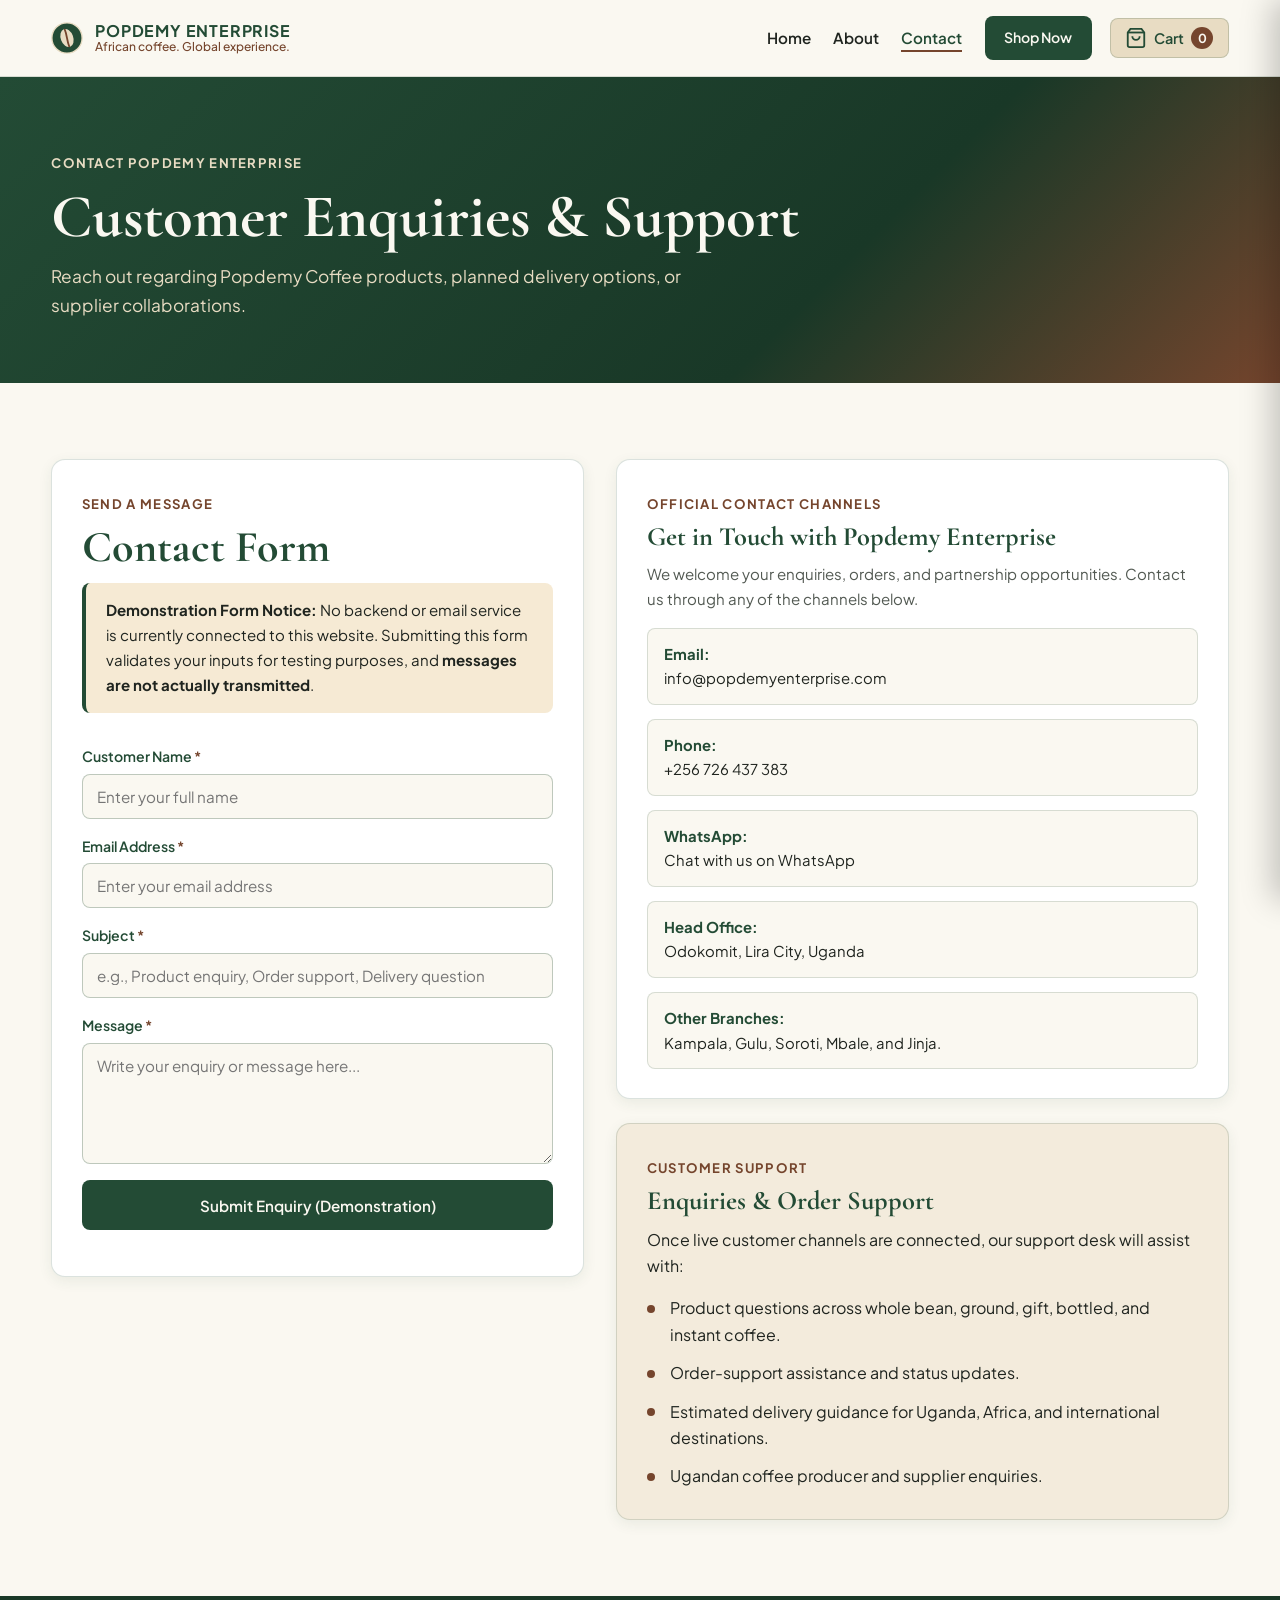
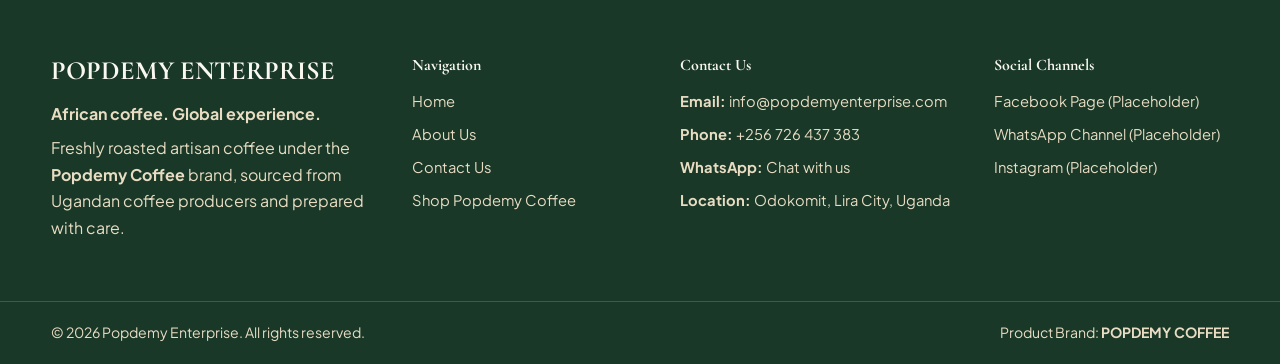
<file: contact.html>
<!DOCTYPE html>
<html lang="en">
<head>
  <meta charset="UTF-8" />
  <meta name="viewport" content="width=device-width, initial-scale=1.0" />
  <meta
    name="description"
    content="Contact Popdemy Enterprise for Popdemy Coffee enquiries, customer support, and partnership information."
  />
  <title>Contact Us | Popdemy Enterprise — Popdemy Coffee</title>

  <link rel="preconnect" href="https://fonts.googleapis.com" />
  <link rel="preconnect" href="https://fonts.gstatic.com" crossorigin />
  <link
    href="https://fonts.googleapis.com/css2?family=Cormorant+Garamond:wght@600;700&family=Plus+Jakarta+Sans:wght@400;500;600;700&display=swap"
    rel="stylesheet"
  />
  <link rel="stylesheet" href="styles.css" />
</head>
<body data-page="contact">
  <a class="skip-link" href="#main-content">Skip to main content</a>

  <!-- ===================== HEADER & NAVIGATION ===================== -->
  <header class="site-header">
    <div class="container nav-wrapper">
      <a href="index.html" class="brand-logo" aria-label="Popdemy Enterprise Home">
        <span class="brand-mark" aria-hidden="true">
          <svg viewBox="0 0 36 36" width="32" height="32" fill="none">
            <circle cx="18" cy="18" r="17" fill="#234B35" stroke="#E8DCC3" stroke-width="1.5" />
            <ellipse cx="18" cy="18" rx="7" ry="10.5" transform="rotate(-20 18 18)" fill="#E8DCC3" />
            <path d="M15.5 8.5C18 14 18 22 20.5 27.5" stroke="#75452D" stroke-width="2" stroke-linecap="round" />
          </svg>
        </span>
        <span class="brand-text">
          <strong>POPDEMY ENTERPRISE</strong>
          <small>African coffee. Global experience.</small>
        </span>
      </a>

      <div class="nav-actions">
        <button
          id="mobile-menu-toggle"
          class="mobile-toggle"
          type="button"
          aria-label="Toggle navigation menu"
          aria-expanded="false"
          aria-controls="primary-nav"
        >
          <span></span>
          <span></span>
          <span></span>
        </button>

        <nav id="primary-nav" class="primary-nav" aria-label="Main navigation">
          <ul class="nav-list">
            <li><a href="index.html" class="nav-link">Home</a></li>
            <li><a href="about.html" class="nav-link">About</a></li>
            <li><a href="contact.html" class="nav-link active" aria-current="page">Contact</a></li>
          </ul>
          <a href="index.html#coffee-collection" class="btn btn-primary btn-sm nav-cta">Shop Now</a>
        </nav>

        <button
          id="cart-toggle-btn"
          class="cart-button"
          type="button"
          aria-label="Open shopping cart"
          aria-controls="cart-drawer"
          aria-expanded="false"
        >
          <svg viewBox="0 0 24 24" width="22" height="22" fill="none" stroke="currentColor" stroke-width="2" aria-hidden="true">
            <path d="M6 2L3 6v14a2 2 0 002 2h14a2 2 0 002-2V6l-3-4z" />
            <line x1="3" y1="6" x2="21" y2="6" />
            <path d="M16 10a4 4 0 01-8 0" />
          </svg>
          <span class="cart-label">Cart</span>
          <span id="cart-count" class="cart-badge">0</span>
        </button>
      </div>
    </div>
  </header>

  <main id="main-content">
    <!-- ===================== PAGE BANNER ===================== -->
    <section class="page-banner">
      <div class="container">
        <span class="section-tag tag-light">Contact Popdemy Enterprise</span>
        <h1>Customer Enquiries &amp; Support</h1>
        <p class="page-banner-sub">
          Reach out regarding Popdemy Coffee products, planned delivery options, or supplier
          collaborations.
        </p>
      </div>
    </section>

    <!-- ===================== CONTACT FORM & CHANNELS ===================== -->
    <section id="contact-channels" class="section section-cream">
      <div class="container contact-layout">
        <!-- Left: Contact Form -->
        <div class="contact-form-card">
          <span class="section-tag">Send a Message</span>
          <h2>Contact Form</h2>

          <div class="demo-banner warning" role="note">
            <strong>Demonstration Form Notice:</strong> No backend or email service is currently
            connected to this website. Submitting this form validates your inputs for testing
            purposes, and <strong>messages are not actually transmitted</strong>.
          </div>

          <form id="contact-form" novalidate>
            <div class="form-group">
              <label for="contact-name">Customer Name <span class="required">*</span></label>
              <input
                type="text"
                id="contact-name"
                name="name"
                placeholder="Enter your full name"
                required
              />
            </div>

            <div class="form-group">
              <label for="contact-email">Email Address <span class="required">*</span></label>
              <input
                type="email"
                id="contact-email"
                name="email"
                placeholder="Enter your email address"
                required
              />
            </div>

            <div class="form-group">
              <label for="contact-subject">Subject <span class="required">*</span></label>
              <input
                type="text"
                id="contact-subject"
                name="subject"
                placeholder="e.g., Product enquiry, Order support, Delivery question"
                required
              />
            </div>

            <div class="form-group">
              <label for="contact-message">Message <span class="required">*</span></label>
              <textarea
                id="contact-message"
                name="message"
                rows="5"
                placeholder="Write your enquiry or message here..."
                required
              ></textarea>
            </div>

            <button type="submit" class="btn btn-primary btn-full">
              Submit Enquiry (Demonstration)
            </button>

            <div id="contact-feedback" class="form-feedback" aria-live="polite"></div>
          </form>
        </div>

        <!-- Right: Placeholders & Customer Support Info -->
        <div class="contact-info-stack">
          <article class="info-card">
            <span class="section-tag">Official Contact Channels</span>
            <h3>Get in Touch with Popdemy Enterprise</h3>
            <p class="muted">
              We welcome your enquiries, orders, and partnership opportunities.
              Contact us through any of the channels below.
            </p>

            <ul class="contact-channel-list">
              <li>
                <strong>Email:</strong>
                <a href="mailto:info@popdemyenterprise.com">info@popdemyenterprise.com</a>
              </li>
              <li>
                <strong>Phone:</strong>
                <a href="tel:+256726437383">+256 726 437 383</a>
              </li>
              <li>
                <strong>WhatsApp:</strong>
                <a href="https://wa.me/256726437383" target="_blank" rel="noopener noreferrer">
                  Chat with us on WhatsApp
                </a>
              </li>
              <li>
                <strong>Head Office:</strong>
                <span>Odokomit, Lira City, Uganda</span>
              </li>
              <li>
                <strong>Other Branches:</strong>
                <span>Kampala, Gulu, Soroti, Mbale, and Jinja.</span>
              </li>
            </ul>
          </article>

          <article class="info-card info-card-beige">
            <span class="section-tag">Customer Support</span>
            <h3>Enquiries &amp; Order Support</h3>
            <p>
              Once live customer channels are connected, our support desk will assist with:
            </p>
            <ul class="approach-list">
              <li>Product questions across whole bean, ground, gift, bottled, and instant coffee.</li>
              <li>Order-support assistance and status updates.</li>
              <li>Estimated delivery guidance for Uganda, Africa, and international destinations.</li>
              <li>Ugandan coffee producer and supplier enquiries.</li>
            </ul>
          </article>
        </div>
      </div>
    </section>
  </main>

  <!-- ===================== FOOTER ===================== -->
  <footer class="site-footer">
    <div class="container footer-grid">
      <div class="footer-brand">
        <h3>POPDEMY ENTERPRISE</h3>
        <p class="footer-positioning">African coffee. Global experience.</p>
        <p>
          Freshly roasted artisan coffee under the <strong>Popdemy Coffee</strong> brand,
          sourced from Ugandan coffee producers and prepared with care.
        </p>
      </div>

      <div class="footer-links">
        <h4>Navigation</h4>
        <ul>
          <li><a href="index.html">Home</a></li>
          <li><a href="about.html">About Us</a></li>
          <li><a href="contact.html">Contact Us</a></li>
          <li><a href="index.html#coffee-collection">Shop Popdemy Coffee</a></li>
        </ul>
      </div>

      <div class="footer-contact">
        <h4>Contact Us</h4>
        <ul>
          <li><strong>Email:</strong> <a href="mailto:info@popdemyenterprise.com">info@popdemyenterprise.com</a></li>
          <li><strong>Phone:</strong> <a href="tel:+256726437383">+256 726 437 383</a></li>
          <li><strong>WhatsApp:</strong> <a href="https://wa.me/256726437383" target="_blank" rel="noopener noreferrer">Chat with us</a></li>
          <li><strong>Location:</strong> Odokomit, Lira City, Uganda</li>
        </ul>
      </div>

      <div class="footer-social">
        <h4>Social Channels</h4>
        <ul>
          <li><a href="contact.html#contact-channels">Facebook Page (Placeholder)</a></li>
          <li><a href="contact.html#contact-channels">WhatsApp Channel (Placeholder)</a></li>
          <li><a href="contact.html#contact-channels">Instagram (Placeholder)</a></li>
        </ul>
      </div>
    </div>

    <div class="footer-bottom">
      <div class="container footer-bottom-inner">
        <p>&copy; <span class="current-year"></span> Popdemy Enterprise. All rights reserved.</p>
        <p>Product Brand: <strong>POPDEMY COFFEE</strong></p>
      </div>
    </div>
  </footer>

  <!-- ===================== SLIDE-OVER SHOPPING CART DRAWER ===================== -->
  <div id="cart-backdrop" class="cart-backdrop" hidden></div>
  <aside
    id="cart-drawer"
    class="cart-drawer"
    aria-label="Shopping cart"
    aria-hidden="true"
  >
    <div class="cart-drawer-header">
      <div>
        <h3>Your Popdemy Coffee Cart</h3>
        <small>Saved automatically in your browser</small>
      </div>
      <button id="cart-close-btn" class="icon-close-btn" type="button" aria-label="Close shopping cart">
        &times;
      </button>
    </div>

    <div class="cart-drawer-body">
      <div id="cart-drawer-empty" class="empty-state">
        <p>Your cart is empty.</p>
        <p class="muted">Visit our Home page to browse Popdemy Coffee products.</p>
      </div>
      <ul id="cart-drawer-items" class="cart-items-list"></ul>
    </div>

    <div class="cart-drawer-footer">
      <div class="summary-row">
        <span>Total Weight (Est.):</span>
        <strong id="cart-drawer-weight">0.00 kg</strong>
      </div>
      <div class="summary-row total-row">
        <span>Sample Subtotal:</span>
        <strong id="cart-drawer-subtotal">UGX 0</strong>
      </div>
      <p class="drawer-note">Sample prices shown. Delivery calculated at checkout.</p>
      <a id="drawer-checkout-btn" href="index.html#checkout-section" class="btn btn-primary btn-full">
        Proceed to Checkout
      </a>
    </div>
  </aside>

  <script src="script.js"></script>
</body>
</html>
</file>
<file: styles.css>
/* ==========================================================================
   POPDEMY ENTERPRISE — POPDEMY COFFEE
   Natural African Coffee Brand Stylesheet
   Colours:
     - Forest green: #234B35
     - Beige:        #E8DCC3
     - Earth brown:  #75452D
     - Warm white:   #FAF8F1
   ========================================================================== */

:root {
  --forest-green: #234B35;
  --forest-dark: #193827;
  --beige: #E8DCC3;
  --beige-soft: #F3EBDC;
  --earth-brown: #75452D;
  --earth-dark: #5A3320;
  --warm-white: #FAF8F1;
  --text-dark: #1F241F;
  --text-muted: #525952;
  --border-soft: rgba(35, 75, 53, 0.16);
  --shadow-sm: 0 4px 14px rgba(35, 75, 53, 0.08);
  --shadow-md: 0 12px 30px rgba(35, 75, 53, 0.12);
  --radius-sm: 8px;
  --radius-md: 14px;
  --radius-lg: 20px;
  --font-display: "Cormorant Garamond", Georgia, serif;
  --font-body: "Plus Jakarta Sans", -apple-system, BlinkMacSystemFont, "Segoe UI", Roboto, sans-serif;
  --transition: 0.25s ease;
}

/* Reset & Base */
*,
*::before,
*::after {
  box-sizing: border-box;
}

html {
  scroll-behavior: smooth;
}

body {
  margin: 0;
  font-family: var(--font-body);
  font-size: 16px;
  line-height: 1.65;
  color: var(--text-dark);
  background-color: var(--warm-white);
  -webkit-font-smoothing: antialiased;
}

img {
  max-width: 100%;
  display: block;
}

a {
  color: inherit;
  text-decoration: none;
}

ul {
  margin: 0;
  padding: 0;
  list-style: none;
}

h1, h2, h3, h4 {
  margin: 0 0 0.6rem;
  font-family: var(--font-display);
  font-weight: 700;
  line-height: 1.18;
  color: var(--forest-green);
}

h1 { font-size: clamp(2.4rem, 5vw, 3.8rem); }
h2 { font-size: clamp(1.9rem, 3.5vw, 2.75rem); }
h3 { font-size: clamp(1.35rem, 2.2vw, 1.65rem); }

p {
  margin: 0 0 1rem;
}

.sr-only {
  position: absolute;
  width: 1px;
  height: 1px;
  overflow: hidden;
  clip: rect(0, 0, 0, 0);
  white-space: nowrap;
}

.skip-link {
  position: absolute;
  left: -999px;
  top: 0;
  background: var(--forest-green);
  color: var(--warm-white);
  padding: 0.75rem 1.25rem;
  z-index: 2000;
}

.skip-link:focus {
  left: 1rem;
  top: 1rem;
}

.container {
  width: min(1180px, 92%);
  margin-inline: auto;
}

.muted {
  color: var(--text-muted);
  font-size: 0.94rem;
}

/* Focus outlines */
:focus-visible {
  outline: 3px solid var(--earth-brown);
  outline-offset: 2px;
}

/* ===================== BUTTONS ===================== */
.btn {
  display: inline-flex;
  align-items: center;
  justify-content: center;
  gap: 0.5rem;
  padding: 0.85rem 1.6rem;
  border-radius: var(--radius-sm);
  border: 2px solid transparent;
  font-family: var(--font-body);
  font-size: 0.95rem;
  font-weight: 600;
  cursor: pointer;
  transition: transform var(--transition), background-color var(--transition), border-color var(--transition), color var(--transition);
}

.btn:hover {
  transform: translateY(-2px);
}

.btn-sm {
  padding: 0.55rem 1.1rem;
  font-size: 0.88rem;
}

.btn-full {
  width: 100%;
}

.btn-primary {
  background-color: var(--forest-green);
  color: var(--warm-white);
}

.btn-primary:hover {
  background-color: var(--forest-dark);
}

.btn-secondary {
  background-color: var(--earth-brown);
  color: var(--warm-white);
}

.btn-secondary:hover {
  background-color: var(--earth-dark);
}

.btn-outline-light {
  background-color: transparent;
  color: var(--warm-white);
  border-color: var(--beige);
}

.btn-outline-light:hover {
  background-color: var(--beige);
  color: var(--forest-green);
}

/* ===================== HEADER & NAVBAR ===================== */
.site-header {
  position: sticky;
  top: 0;
  z-index: 900;
  background-color: rgba(250, 248, 241, 0.96);
  backdrop-filter: blur(8px);
  border-bottom: 1px solid var(--border-soft);
}

.nav-wrapper {
  display: flex;
  align-items: center;
  justify-content: space-between;
  gap: 1rem;
  min-height: 76px;
}

.brand-logo {
  display: flex;
  align-items: center;
  gap: 0.75rem;
}

.brand-mark svg {
  display: block;
}

.brand-text {
  display: flex;
  flex-direction: column;
  line-height: 1.15;
}

.brand-text strong {
  font-size: 1rem;
  letter-spacing: 0.05em;
  color: var(--forest-green);
}

.brand-text small {
  font-size: 0.75rem;
  color: var(--earth-brown);
  font-weight: 500;
}

.nav-actions {
  display: flex;
  align-items: center;
  gap: 1.1rem;
}

.primary-nav {
  display: flex;
  align-items: center;
  gap: 1.4rem;
}

.nav-list {
  display: flex;
  align-items: center;
  gap: 1.4rem;
}

.nav-link {
  font-weight: 600;
  font-size: 0.95rem;
  color: var(--text-dark);
  padding: 0.35rem 0;
  position: relative;
  transition: color var(--transition);
}

.nav-link::after {
  content: "";
  position: absolute;
  left: 0;
  bottom: 0;
  width: 0;
  height: 2px;
  background-color: var(--earth-brown);
  transition: width var(--transition);
}

.nav-link:hover,
.nav-link.active {
  color: var(--forest-green);
}

.nav-link:hover::after,
.nav-link.active::after {
  width: 100%;
}

/* Cart Button */
.cart-button {
  display: inline-flex;
  align-items: center;
  gap: 0.45rem;
  padding: 0.5rem 0.9rem;
  background-color: var(--beige);
  color: var(--forest-green);
  border: 1px solid rgba(35, 75, 53, 0.2);
  border-radius: var(--radius-sm);
  font-family: var(--font-body);
  font-weight: 600;
  font-size: 0.9rem;
  cursor: pointer;
  transition: background-color var(--transition);
}

.cart-button:hover {
  background-color: #dfd0b1;
}

.cart-badge {
  display: inline-flex;
  align-items: center;
  justify-content: center;
  min-width: 22px;
  height: 22px;
  padding: 0 6px;
  border-radius: 999px;
  background-color: var(--earth-brown);
  color: var(--warm-white);
  font-size: 0.78rem;
  font-weight: 700;
}

/* Mobile Toggle */
.mobile-toggle {
  display: none;
  flex-direction: column;
  justify-content: center;
  gap: 5px;
  width: 42px;
  height: 42px;
  padding: 8px;
  background: transparent;
  border: 1px solid var(--border-soft);
  border-radius: var(--radius-sm);
  cursor: pointer;
}

.mobile-toggle span {
  display: block;
  width: 100%;
  height: 2px;
  background-color: var(--forest-green);
  transition: transform var(--transition), opacity var(--transition);
}

/* ===================== HERO SECTION ===================== */
.hero-section {
  position: relative;
  min-height: clamp(500px, 76vh, 680px);
  display: flex;
  align-items: center;
  background-color: var(--forest-dark);
  background-image: url("https://images.unsplash.com/photo-1447933601403-0c6688de566e?auto=format&fit=crop&w=1600&q=80");
  background-size: cover;
  background-position: center;
  color: var(--warm-white);
  overflow: hidden;
}

.hero-overlay {
  position: absolute;
  inset: 0;
  background: linear-gradient(
    115deg,
    rgba(25, 56, 39, 0.92) 0%,
    rgba(35, 75, 53, 0.78) 52%,
    rgba(117, 69, 45, 0.65) 100%
  );
}

.hero-content {
  position: relative;
  z-index: 2;
  max-width: 680px;
  padding: 4rem 0;
}

.hero-eyebrow {
  display: inline-block;
  padding: 0.35rem 0.9rem;
  margin-bottom: 1rem;
  background-color: rgba(232, 220, 195, 0.16);
  border: 1px solid rgba(232, 220, 195, 0.45);
  border-radius: 999px;
  color: var(--beige);
  font-size: 0.85rem;
  font-weight: 600;
  letter-spacing: 0.06em;
  text-transform: uppercase;
}

.hero-title {
  color: var(--warm-white);
  letter-spacing: 0.03em;
  margin-bottom: 0.75rem;
}

.hero-tagline {
  font-family: var(--font-display);
  font-size: clamp(1.4rem, 2.6vw, 1.95rem);
  color: var(--beige);
  margin-bottom: 0.85rem;
}

.hero-subtitle {
  font-size: 1.05rem;
  color: rgba(250, 248, 241, 0.9);
  max-width: 560px;
  margin-bottom: 2rem;
}

.hero-buttons {
  display: flex;
  flex-wrap: wrap;
  gap: 1rem;
}

/* ===================== PAGE BANNER (ABOUT & CONTACT) ===================== */
.page-banner {
  background: linear-gradient(135deg, var(--forest-green) 0%, var(--forest-dark) 65%, var(--earth-brown) 100%);
  color: var(--warm-white);
  padding: 4.5rem 0 4rem;
}

.page-banner h1 {
  color: var(--warm-white);
}

.page-banner-sub {
  max-width: 640px;
  color: var(--beige);
  font-size: 1.08rem;
  margin-bottom: 0;
}

/* ===================== SECTIONS & HEADERS ===================== */
.section {
  padding: 4.75rem 0;
}

.section-cream {
  background-color: var(--warm-white);
}

.section-beige {
  background-color: var(--beige-soft);
}

.section-forest {
  background-color: var(--forest-green);
  color: var(--warm-white);
}

.section-header {
  margin-bottom: 2.5rem;
}

.section-header.centered {
  text-align: center;
  max-width: 720px;
  margin-inline: auto;
}

.section-tag {
  display: inline-block;
  font-size: 0.82rem;
  font-weight: 700;
  text-transform: uppercase;
  letter-spacing: 0.1em;
  color: var(--earth-brown);
  margin-bottom: 0.45rem;
}

.tag-light {
  color: var(--beige);
}

.light-text h2 {
  color: var(--warm-white);
}

.light-text .section-lead {
  color: rgba(250, 248, 241, 0.9);
}

.section-lead {
  color: var(--text-muted);
  font-size: 1.03rem;
  max-width: 660px;
}

.section-header.centered .section-lead {
  margin-inline: auto;
}

/* Collection Header + Currency Toggle */
.collection-header {
  display: flex;
  flex-wrap: wrap;
  justify-content: space-between;
  align-items: flex-end;
  gap: 1.5rem;
}

.currency-box {
  background-color: var(--beige-soft);
  border: 1px solid var(--border-soft);
  border-radius: var(--radius-md);
  padding: 0.85rem 1.1rem;
  display: flex;
  flex-direction: column;
  gap: 0.35rem;
}

.currency-title {
  font-size: 0.82rem;
  font-weight: 700;
  color: var(--forest-green);
  text-transform: uppercase;
  letter-spacing: 0.06em;
}

.currency-buttons {
  display: inline-flex;
  gap: 0.4rem;
}

.currency-btn {
  padding: 0.4rem 0.9rem;
  border: 1px solid var(--forest-green);
  border-radius: 6px;
  background-color: var(--warm-white);
  color: var(--forest-green);
  font-weight: 700;
  font-size: 0.85rem;
  cursor: pointer;
  transition: background-color var(--transition), color var(--transition);
}

.currency-btn.active {
  background-color: var(--forest-green);
  color: var(--warm-white);
}

.currency-note {
  font-size: 0.76rem;
  color: var(--text-muted);
}

/* Demonstration Notice Banner */
.demo-banner {
  background-color: var(--beige);
  border-left: 4px solid var(--earth-brown);
  color: var(--text-dark);
  padding: 0.95rem 1.25rem;
  border-radius: var(--radius-sm);
  margin-bottom: 2rem;
  font-size: 0.94rem;
}

.demo-banner.warning {
  background-color: #f6ead4;
  border-left-color: var(--forest-green);
}

/* ===================== PRODUCT GRID & BRANDED PACKAGING ===================== */
.product-grid {
  display: grid;
  grid-template-columns: repeat(auto-fit, minmax(290px, 1fr));
  gap: 1.75rem;
}

.product-card {
  background-color: #ffffff;
  border: 1px solid var(--border-soft);
  border-radius: var(--radius-md);
  overflow: hidden;
  display: flex;
  flex-direction: column;
  box-shadow: var(--shadow-sm);
  transition: transform var(--transition), box-shadow var(--transition);
}

.product-card:hover {
  transform: translateY(-4px);
  box-shadow: var(--shadow-md);
}

.product-media {
  position: relative;
  height: 250px;
  background-color: var(--earth-brown);
  overflow: hidden;
}

.product-media img {
  width: 100%;
  height: 100%;
  object-fit: cover;
  transition: transform 0.45s ease;
}

.product-card:hover .product-media img {
  transform: scale(1.04);
}

/* HTML & CSS Branded POPDEMY COFFEE Packaging Label Overlay */
.packaging-label-overlay {
  position: absolute;
  left: 50%;
  bottom: 14px;
  transform: translateX(-50%);
  width: 78%;
  background: linear-gradient(145deg, rgba(250, 248, 241, 0.95), rgba(232, 220, 195, 0.95));
  border: 2px solid var(--forest-green);
  border-radius: 10px;
  padding: 0.6rem 0.85rem;
  text-align: center;
  box-shadow: 0 8px 20px rgba(0, 0, 0, 0.25);
}

.packaging-brand {
  display: block;
  font-family: var(--font-display);
  font-size: 1.15rem;
  font-weight: 700;
  letter-spacing: 0.08em;
  color: var(--forest-green);
}

.packaging-sub {
  display: block;
  font-size: 0.72rem;
  font-weight: 700;
  text-transform: uppercase;
  letter-spacing: 0.07em;
  color: var(--earth-brown);
}

.product-body {
  padding: 1.35rem;
  display: flex;
  flex-direction: column;
  flex: 1;
}

.product-brand-kicker {
  font-size: 0.75rem;
  font-weight: 700;
  letter-spacing: 0.09em;
  text-transform: uppercase;
  color: var(--earth-brown);
  margin-bottom: 0.25rem;
}

.product-title {
  margin-bottom: 0.45rem;
  font-size: 1.45rem;
}

.product-desc {
  font-size: 0.94rem;
  color: var(--text-muted);
  margin-bottom: 1rem;
  flex: 1;
}

.product-meta {
  border-top: 1px solid var(--border-soft);
  padding-top: 0.85rem;
  margin-bottom: 1rem;
  display: flex;
  flex-direction: column;
  gap: 0.3rem;
}

.product-size {
  font-size: 0.84rem;
  color: var(--text-dark);
}

.product-price-wrap {
  display: flex;
  align-items: baseline;
  justify-content: space-between;
  gap: 0.5rem;
  flex-wrap: wrap;
}

.product-price {
  font-size: 1.18rem;
  font-weight: 700;
  color: var(--forest-green);
}

.sample-pill {
  font-size: 0.72rem;
  font-weight: 700;
  text-transform: uppercase;
  letter-spacing: 0.05em;
  padding: 0.18rem 0.5rem;
  border-radius: 4px;
  background-color: var(--beige);
  color: var(--earth-brown);
}

.add-to-cart-btn.added {
  background-color: var(--earth-brown);
}

/* ===================== FEATURE CARDS ===================== */
.features-grid {
  display: grid;
  grid-template-columns: repeat(auto-fit, minmax(220px, 1fr));
  gap: 1.35rem;
}

.feature-card {
  background-color: var(--warm-white);
  border: 1px solid var(--border-soft);
  border-radius: var(--radius-md);
  padding: 1.65rem 1.4rem;
  box-shadow: var(--shadow-sm);
}

.feature-icon {
  display: inline-flex;
  align-items: center;
  justify-content: center;
  width: 40px;
  height: 40px;
  border-radius: 50%;
  background-color: var(--forest-green);
  color: var(--beige);
  font-weight: 700;
  font-size: 0.9rem;
  margin-bottom: 0.95rem;
}

.feature-card p {
  font-size: 0.94rem;
  color: var(--text-muted);
  margin-bottom: 0;
}

/* ===================== SPLIT LAYOUTS (ABOUT PREVIEW & ABOUT PAGE) ===================== */
.split-layout {
  display: grid;
  grid-template-columns: 1fr 1fr;
  gap: 3rem;
  align-items: center;
}

.image-frame {
  position: relative;
  border-radius: var(--radius-lg);
  overflow: hidden;
  box-shadow: var(--shadow-md);
  background-color: var(--earth-brown);
}

.image-frame img {
  width: 100%;
  height: 390px;
  object-fit: cover;
}

.image-caption-badge {
  position: absolute;
  bottom: 16px;
  left: 16px;
  background-color: rgba(35, 75, 53, 0.92);
  color: var(--beige);
  padding: 0.45rem 0.95rem;
  border-radius: 6px;
  font-size: 0.8rem;
  font-weight: 700;
  letter-spacing: 0.08em;
}

.two-col-cards {
  display: grid;
  grid-template-columns: repeat(2, 1fr);
  gap: 1.75rem;
}

.purpose-card {
  background-color: var(--warm-white);
  border: 1px solid var(--border-soft);
  border-radius: var(--radius-md);
  padding: 2.2rem;
  box-shadow: var(--shadow-sm);
}

.purpose-card-dark {
  background-color: var(--forest-green);
  color: var(--warm-white);
}

.purpose-card-dark h2 {
  color: var(--warm-white);
}

.approach-list {
  display: flex;
  flex-direction: column;
  gap: 0.75rem;
  margin-top: 1rem;
}

.approach-list li {
  position: relative;
  padding-left: 1.45rem;
}

.approach-list li::before {
  content: "";
  position: absolute;
  left: 0;
  top: 0.6rem;
  width: 8px;
  height: 8px;
  border-radius: 50%;
  background-color: var(--earth-brown);
}

.centered-cta {
  margin-top: 2.5rem;
  display: flex;
  flex-wrap: wrap;
  justify-content: center;
  gap: 1rem;
}

/* ===================== DELIVERY SECTION ===================== */
.delivery-grid {
  display: grid;
  grid-template-columns: repeat(auto-fit, minmax(240px, 1fr));
  gap: 1.5rem;
}

.delivery-card {
  background-color: rgba(250, 248, 241, 0.08);
  border: 1px solid rgba(232, 220, 195, 0.25);
  border-radius: var(--radius-md);
  padding: 1.65rem;
}

.delivery-card h3 {
  color: var(--beige);
}

.delivery-card p {
  color: rgba(250, 248, 241, 0.9);
  margin-bottom: 0;
}

.delivery-footnote {
  margin-top: 2rem;
  padding: 1.15rem 1.4rem;
  border-radius: var(--radius-sm);
  background-color: rgba(25, 56, 39, 0.7);
  border: 1px solid rgba(232, 220, 195, 0.25);
  font-size: 0.94rem;
}

.delivery-footnote p {
  margin: 0;
}

/* ===================== CHECKOUT & CONTACT FORMS ===================== */
.checkout-layout,
.contact-layout {
  display: grid;
  grid-template-columns: 1fr 1.15fr;
  gap: 2rem;
  align-items: start;
}

.checkout-card,
.contact-form-card,
.info-card {
  background-color: #ffffff;
  border: 1px solid var(--border-soft);
  border-radius: var(--radius-md);
  padding: 1.85rem;
  box-shadow: var(--shadow-sm);
}

.info-card-beige {
  background-color: var(--beige-soft);
}

.contact-info-stack {
  display: flex;
  flex-direction: column;
  gap: 1.5rem;
}

.contact-channel-list {
  display: flex;
  flex-direction: column;
  gap: 0.9rem;
  margin-top: 1rem;
}

.contact-channel-list li {
  display: flex;
  flex-direction: column;
  padding: 0.8rem 1rem;
  background-color: var(--warm-white);
  border: 1px solid var(--border-soft);
  border-radius: var(--radius-sm);
  font-size: 0.93rem;
}

.contact-channel-list strong {
  color: var(--forest-green);
}

.checkout-item-list {
  display: flex;
  flex-direction: column;
  gap: 0.85rem;
  margin: 1rem 0 1.35rem;
}

.checkout-item {
  display: flex;
  justify-content: space-between;
  align-items: center;
  gap: 0.75rem;
  padding-bottom: 0.75rem;
  border-bottom: 1px solid var(--border-soft);
  font-size: 0.93rem;
}

.summary-totals {
  border-top: 2px solid var(--beige);
  padding-top: 1rem;
  display: flex;
  flex-direction: column;
  gap: 0.55rem;
}

.summary-row {
  display: flex;
  justify-content: space-between;
  align-items: center;
  gap: 1rem;
  font-size: 0.95rem;
}

.summary-row.total-row {
  font-size: 1.12rem;
  color: var(--forest-green);
  padding-top: 0.45rem;
  border-top: 1px dashed var(--border-soft);
}

.summary-disclaimer,
.drawer-note {
  font-size: 0.8rem;
  color: var(--text-muted);
  margin: 0.3rem 0 0;
}

.form-row {
  display: grid;
  grid-template-columns: 1fr 1fr;
  gap: 1rem;
}

.form-group {
  display: flex;
  flex-direction: column;
  gap: 0.35rem;
  margin-bottom: 1rem;
}

.form-group label {
  font-size: 0.88rem;
  font-weight: 600;
  color: var(--forest-green);
}

.required {
  color: var(--earth-brown);
}

.form-group input,
.form-group select,
.form-group textarea,
.newsletter-form input {
  width: 100%;
  padding: 0.75rem 0.9rem;
  border: 1px solid rgba(35, 75, 53, 0.28);
  border-radius: var(--radius-sm);
  font-family: var(--font-body);
  font-size: 0.95rem;
  background-color: var(--warm-white);
  color: var(--text-dark);
}

.payment-fieldset {
  border: 1px solid var(--border-soft);
  border-radius: var(--radius-sm);
  padding: 1rem 1.1rem;
  margin: 0.5rem 0 1.25rem;
  background-color: var(--warm-white);
}

.payment-fieldset legend {
  font-weight: 700;
  font-size: 0.92rem;
  color: var(--forest-green);
  padding: 0 0.4rem;
}

.fieldset-note {
  font-size: 0.83rem;
  color: var(--text-muted);
  margin-bottom: 0.8rem;
}

.payment-options {
  display: grid;
  grid-template-columns: 1fr 1fr;
  gap: 0.7rem;
}

.payment-option {
  display: flex;
  align-items: flex-start;
  gap: 0.55rem;
  padding: 0.65rem 0.75rem;
  border: 1px solid var(--border-soft);
  border-radius: var(--radius-sm);
  background-color: #ffffff;
  cursor: pointer;
}

.payment-option input {
  margin-top: 0.25rem;
  accent-color: var(--forest-green);
}

.payment-option strong {
  display: block;
  font-size: 0.88rem;
  color: var(--forest-green);
}

.payment-option small {
  display: block;
  font-size: 0.75rem;
  color: var(--text-muted);
  line-height: 1.3;
}

.form-feedback {
  margin-top: 1rem;
  border-radius: var(--radius-sm);
  font-size: 0.92rem;
}

.form-feedback.error {
  padding: 0.85rem 1rem;
  background-color: #fbeae8;
  border: 1px solid #d98276;
  color: #6b1d14;
}

.form-feedback.info {
  padding: 0.95rem 1.1rem;
  background-color: var(--beige-soft);
  border: 1px solid var(--earth-brown);
  color: var(--text-dark);
}

/* ===================== NEWSLETTER ===================== */
.newsletter-box {
  background-color: var(--beige);
  border-radius: var(--radius-lg);
  padding: 2.4rem;
  display: grid;
  grid-template-columns: 1.2fr 1fr;
  gap: 2rem;
  align-items: center;
}

.newsletter-copy p {
  margin-bottom: 0;
}

.newsletter-form {
  display: flex;
  flex-wrap: wrap;
  gap: 0.75rem;
}

.newsletter-form input {
  flex: 1 1 220px;
  background-color: #ffffff;
}

.newsletter-feedback {
  flex-basis: 100%;
  margin-top: 0.25rem;
}

/* ===================== FOOTER ===================== */
.site-footer {
  background-color: var(--forest-dark);
  color: var(--beige);
  padding-top: 3.75rem;
}

.footer-grid {
  display: grid;
  grid-template-columns: 1.4fr 1fr 1.2fr 1fr;
  gap: 2rem;
  padding-bottom: 2.75rem;
}

.footer-brand h3,
.site-footer h4 {
  color: var(--warm-white);
  margin-bottom: 0.85rem;
}

.footer-positioning {
  font-weight: 700;
  color: var(--beige);
  margin-bottom: 0.5rem;
}

.site-footer ul {
  display: flex;
  flex-direction: column;
  gap: 0.55rem;
  font-size: 0.92rem;
}

.site-footer a:hover {
  color: var(--warm-white);
  text-decoration: underline;
}

.footer-bottom {
  border-top: 1px solid rgba(232, 220, 195, 0.2);
  padding: 1.2rem 0;
  font-size: 0.88rem;
}

.footer-bottom-inner {
  display: flex;
  flex-wrap: wrap;
  justify-content: space-between;
  gap: 0.75rem;
}

.footer-bottom p {
  margin: 0;
}

/* ===================== SLIDE-OVER CART DRAWER ===================== */
.cart-backdrop {
  position: fixed;
  inset: 0;
  background-color: rgba(15, 28, 20, 0.55);
  z-index: 1000;
}

.cart-drawer {
  position: fixed;
  top: 0;
  right: 0;
  width: min(430px, 100%);
  height: 100vh;
  background-color: var(--warm-white);
  z-index: 1010;
  display: flex;
  flex-direction: column;
  box-shadow: -8px 0 30px rgba(0, 0, 0, 0.22);
  transform: translateX(100%);
  transition: transform 0.3s ease;
}

.cart-drawer.open {
  transform: translateX(0);
}

.cart-drawer-header {
  padding: 1.25rem 1.4rem;
  background-color: var(--forest-green);
  color: var(--warm-white);
  display: flex;
  justify-content: space-between;
  align-items: center;
}

.cart-drawer-header h3 {
  color: var(--warm-white);
  margin: 0;
}

.cart-drawer-header small {
  color: var(--beige);
}

.icon-close-btn {
  background: transparent;
  border: 1px solid rgba(232, 220, 195, 0.4);
  color: var(--warm-white);
  width: 36px;
  height: 36px;
  border-radius: 6px;
  font-size: 1.5rem;
  line-height: 1;
  cursor: pointer;
}

.cart-drawer-body {
  flex: 1;
  overflow-y: auto;
  padding: 1.25rem 1.4rem;
}

.empty-state {
  text-align: center;
  padding: 1.5rem 1rem;
  background-color: var(--beige-soft);
  border-radius: var(--radius-sm);
}

.cart-items-list {
  display: flex;
  flex-direction: column;
  gap: 1rem;
}

.cart-item-row {
  background-color: #ffffff;
  border: 1px solid var(--border-soft);
  border-radius: var(--radius-sm);
  padding: 0.9rem;
  display: flex;
  flex-direction: column;
  gap: 0.55rem;
}

.cart-item-top {
  display: flex;
  justify-content: space-between;
  align-items: flex-start;
  gap: 0.75rem;
}

.cart-item-top strong {
  color: var(--forest-green);
  font-size: 0.96rem;
}

.cart-item-sub {
  font-size: 0.82rem;
  color: var(--text-muted);
}

.cart-item-controls {
  display: flex;
  justify-content: space-between;
  align-items: center;
}

.qty-control {
  display: inline-flex;
  align-items: center;
  gap: 0.45rem;
}

.qty-btn {
  width: 28px;
  height: 28px;
  border-radius: 6px;
  border: 1px solid var(--border-soft);
  background-color: var(--beige-soft);
  color: var(--forest-green);
  font-weight: 700;
  cursor: pointer;
}

.remove-btn {
  background: transparent;
  border: none;
  color: var(--earth-brown);
  font-size: 0.84rem;
  font-weight: 600;
  cursor: pointer;
  text-decoration: underline;
}

.cart-drawer-footer {
  padding: 1.2rem 1.4rem 1.4rem;
  background-color: var(--beige-soft);
  border-top: 1px solid var(--border-soft);
  display: flex;
  flex-direction: column;
  gap: 0.55rem;
}

.cart-drawer-footer .btn {
  margin-top: 0.45rem;
}

/* ===================== RESPONSIVE MEDIA QUERIES ===================== */
@media (max-width: 960px) {
  .split-layout,
  .two-col-cards,
  .checkout-layout,
  .contact-layout,
  .newsletter-box,
  .footer-grid {
    grid-template-columns: 1fr;
  }

  .split-reverse .split-media {
    order: 2;
  }
}

@media (max-width: 780px) {
  .mobile-toggle {
    display: flex;
  }

  .primary-nav {
    position: absolute;
    top: 76px;
    left: 0;
    right: 0;
    background-color: var(--warm-white);
    border-bottom: 1px solid var(--border-soft);
    flex-direction: column;
    align-items: stretch;
    padding: 1.25rem 4%;
    gap: 1rem;
    box-shadow: var(--shadow-md);
    display: none;
  }

  .primary-nav.open {
    display: flex;
  }

  .nav-list {
    flex-direction: column;
    align-items: flex-start;
    gap: 0.75rem;
  }

  .nav-cta {
    width: 100%;
  }

  .form-row,
  .payment-options {
    grid-template-columns: 1fr;
  }

  .image-frame img {
    height: 300px;
  }
}
</file>
